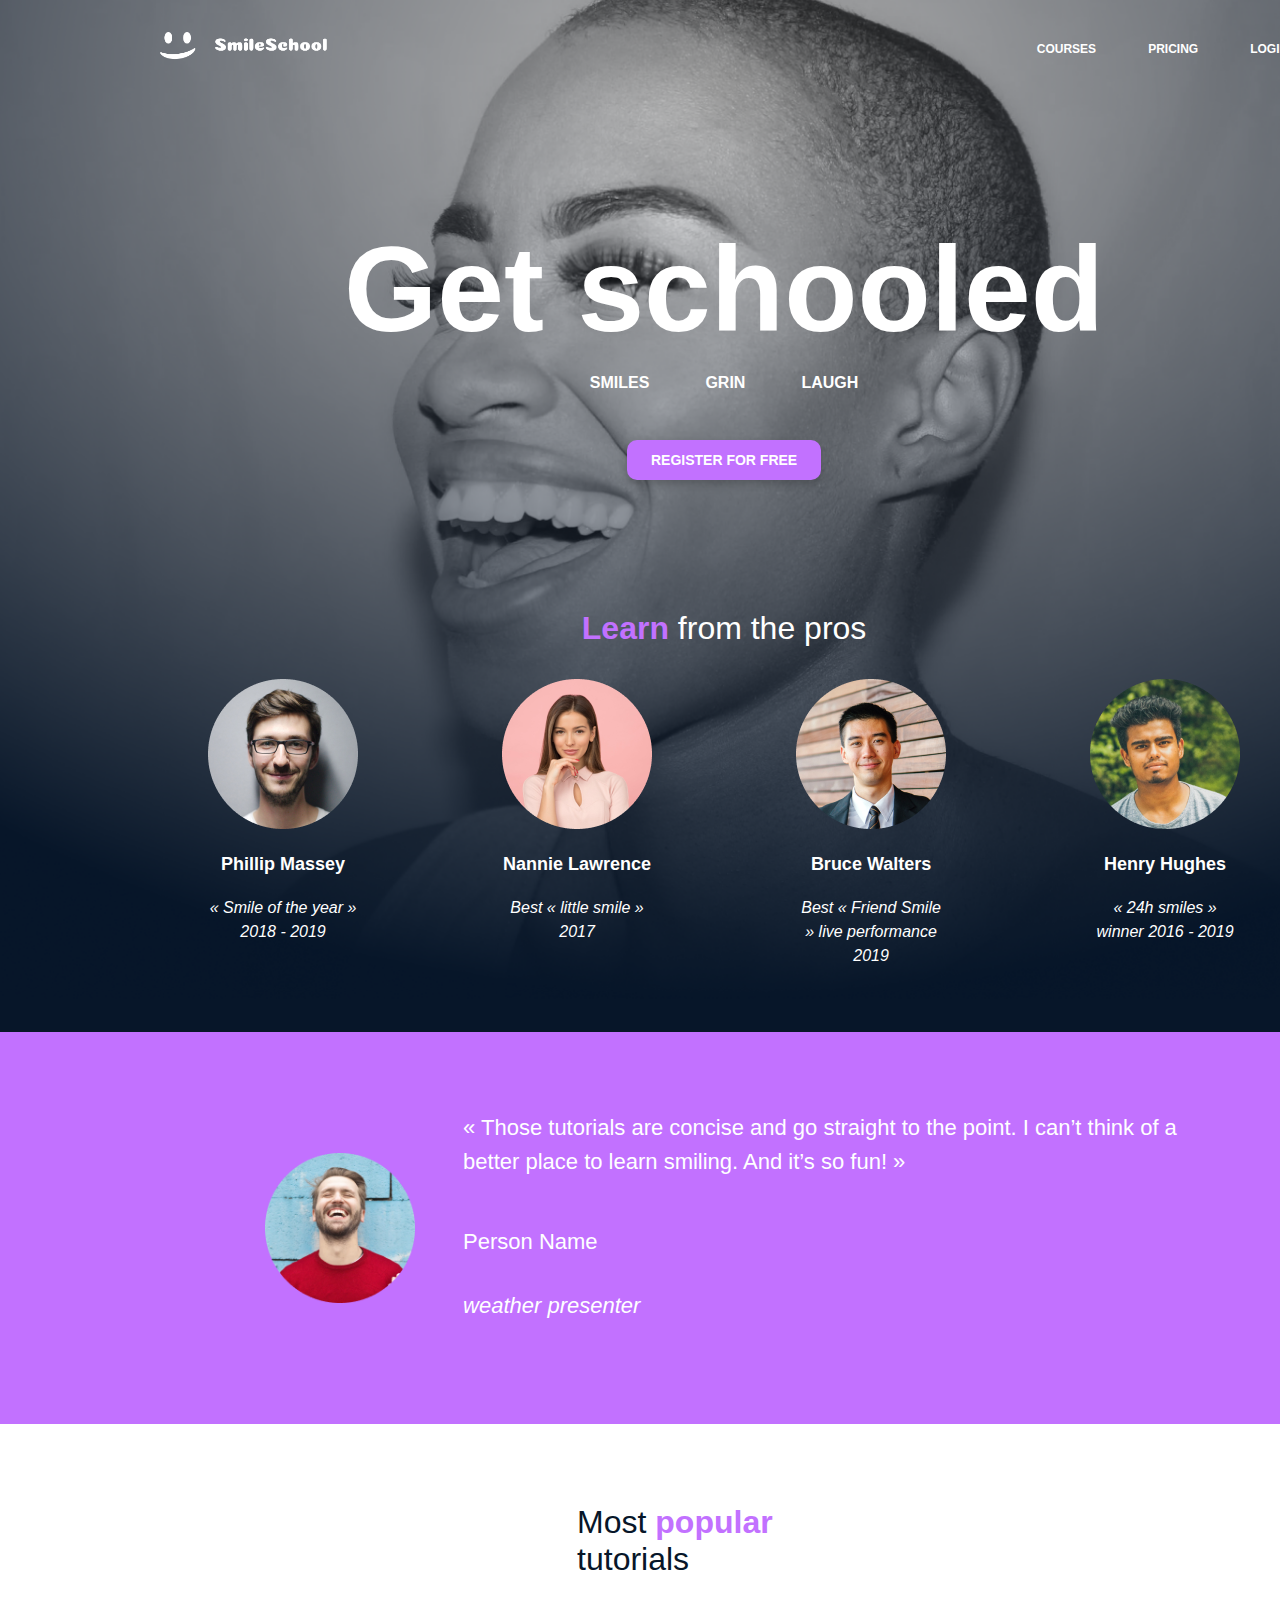
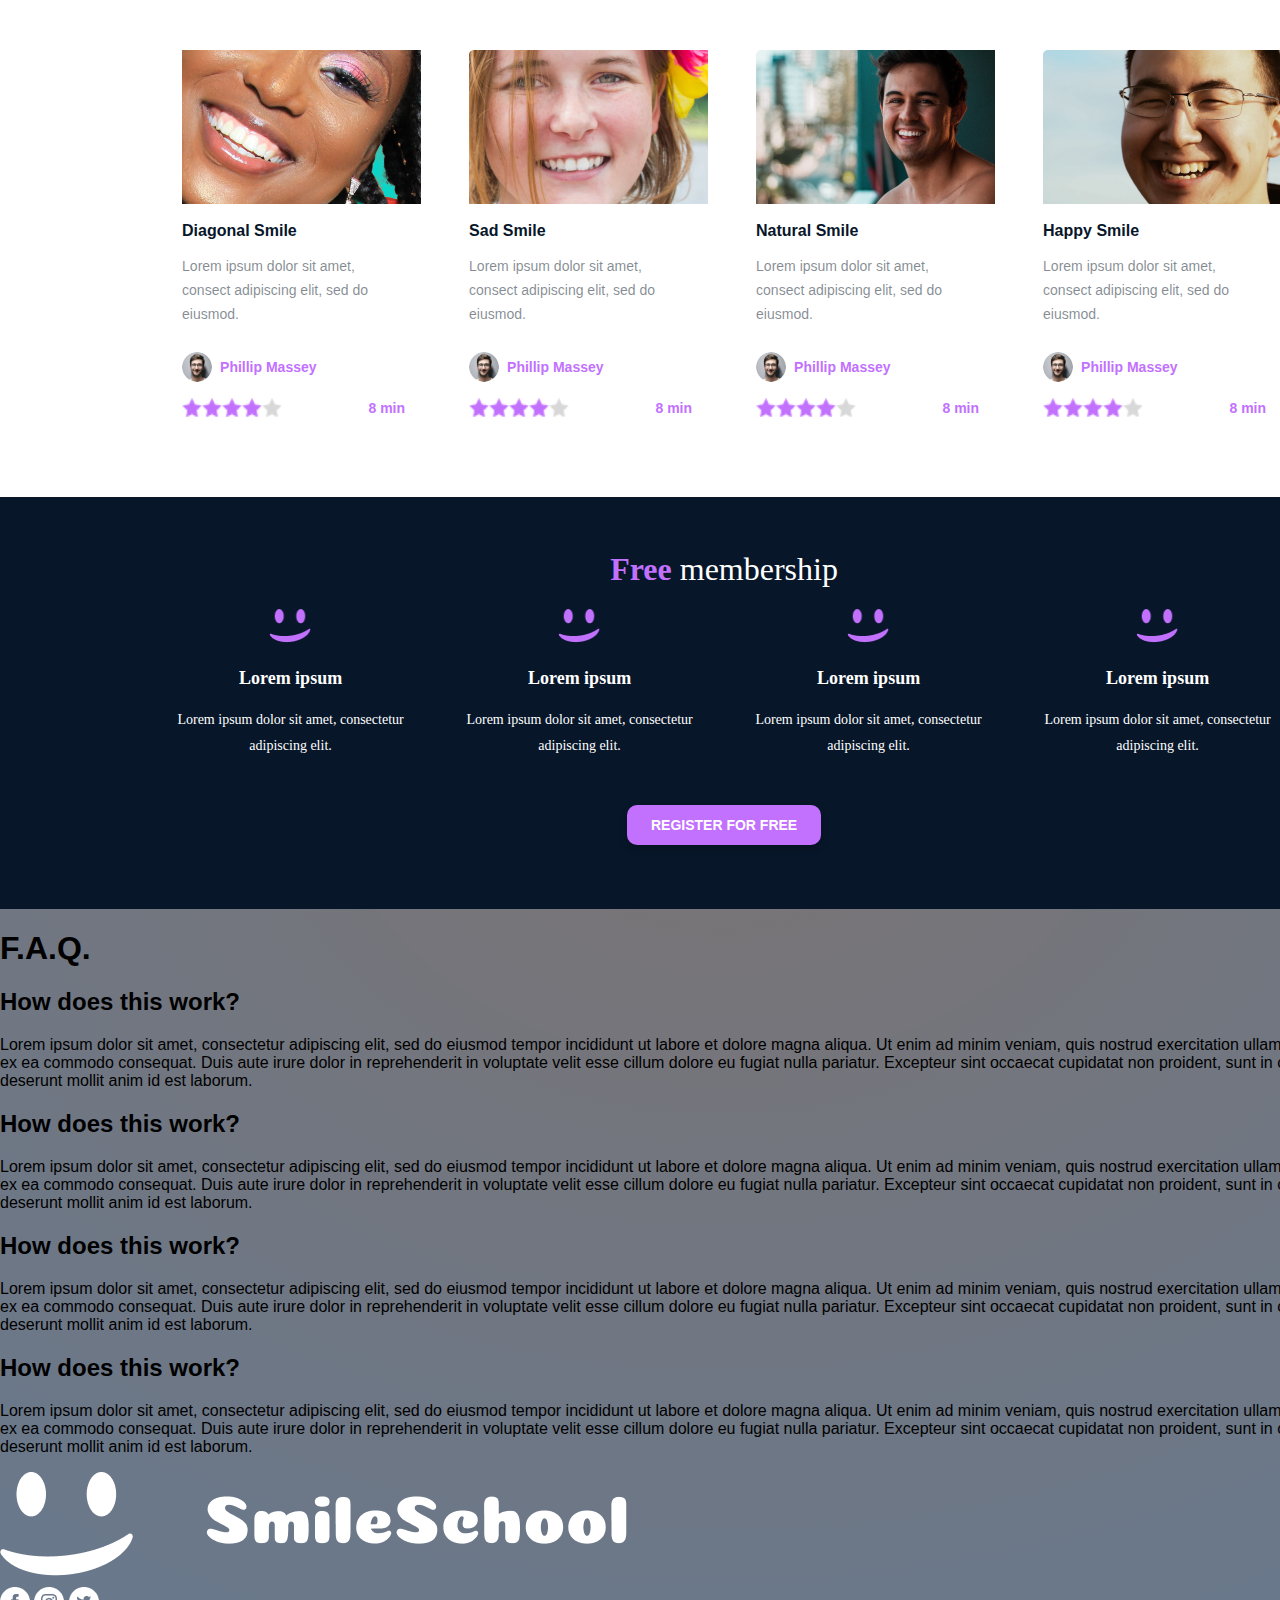
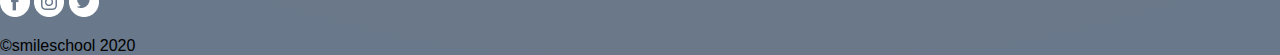
<file: css_advanced/index.html>
<!DOCTYPE html>
<html lang="en">
<head>
  <meta charset="utf-8">
  <meta name="viewport" content="width=device-width, initial-scale=1">
  <title>HTML, advanced</title>
  <link rel="stylesheet" href="styles.css">
</head>
<body>
  <div class="header-banner-wrapper">
    <header class="site-header">
      <a href="link" class="logo-link">
        <img src="Images/logo.png" alt="Logo" class="logo">
      </a>
      <nav class="main-nav">
        <a href="link1.html" class="nav-link">COURSES</a>
        <a href="link2.html" class="nav-link">PRICING</a>
        <a href="link3.html" class="nav-link">LOGIN</a>
      </nav>
    </header>
  </div>

  <section class="banner">
    <div class="banner-content">
      <div class="banner-text-container">
        <h1 class="banner-title">Get schooled</h1>
        <div class="subtext-container">
          <p class="subtext-item" id="smiles">SMILES</p>
          <p class="subtext-item" id="grin">GRIN</p>
          <p class="subtext-item" id="laugh">LAUGH</p>
        </div>
        <button class="register-button">REGISTER FOR FREE</button>
      </div>
      <div class="pros-container">
        <h2 class="pros-title">Learn <span class="pros-title-bold">from the pros</span></h2>
        <div class="pros-content">
          <div class="person">
            <img src="Images/Phillip.png" alt="Phillip Massey">
            <h3>Phillip Massey</h3>
            <p>« Smile of the year » 2018 - 2019</p>
          </div>
          <div class="person">
            <img src="Images/Nannie.png" alt="Nannie Lawrence">
            <h3>Nannie Lawrence</h3>
            <p>Best « little smile » 2017</p>
          </div>
          <div class="person">
            <img src="Images/Bruce.png" alt="Bruce Walters">
            <h3>Bruce Walters</h3>
            <p>Best « Friend Smile » live performance 2019</p>
          </div>
          <div class="person">
            <img src="Images/Henry.png" alt="Henry Hughes">
            <h3>Henry Hughes</h3>
            <p>« 24h smiles » winner 2016 - 2019</p>
          </div>
        </div>
      </div>
    </div>
  </section>
  <div class="quotes-section">
    <div class="quote-container">
      <img src="Images/person.png" alt="Image description 5" class="quote-image">
      <div class="quote-text-wrapper">
        <blockquote>« Those tutorials are concise and go straight to the point. I can’t think of a better place to learn smiling. And it’s so fun! »</blockquote>
        <p>Person Name</p>
        <p class="weather-presenter">weather presenter</p>
      </div>
    </div>
  </div>
  <section class="tutorials-section">
    <h1 class="tutorials-title">Most <span class="title-highlight">popular</span> tutorials</h1>
    <div class="tutorials-container">
      <!-- First tutorial -->
      <div class="tutorial">
        <img src="Images/Diagonal.png" alt="Diagonal Smile Tutorial" class="tutorial-image">
        <h2 class="tutorial-heading">Diagonal Smile</h2>
        <p class="tutorial-description">Lorem ipsum dolor sit amet, consect adipiscing elit, sed do eiusmod.</p>
        <div class="tutorial-info">
          <div class="author-details">
            <img src="Images/Phillip.png" alt="Author Phillip Massey" class="author-image">
            <h3 class="author-name">Phillip Massey</h3>
          </div>
          <div class="rating-and-duration">
            <div class="tutorial-rating">
              <img src="Images/star.png" alt="Star 1">
              <img src="Images/star.png" alt="Star 2">
              <img src="Images/star.png" alt="Star 3">
              <img src="Images/star.png" alt="Star 4">
              <img src="Images/blank_star.png" alt="Star 5">
            </div>
            <p class="tutorial-duration">8 min</p>
          </div>
        </div>
      </div>
      <!-- Second tutorial -->
      <div class="tutorial">
        <img src="Images/Sad.png" alt="Sad Smile Tutorial" class="tutorial-image">
        <h2 class="tutorial-heading">Sad Smile</h2>
        <p class="tutorial-description">Lorem ipsum dolor sit amet, consect adipiscing elit, sed do eiusmod.</p>
        <div class="tutorial-info">
          <div class="author-details">
            <img src="Images/Phillip.png" alt="Author Phillip Massey" class="author-image">
            <h3 class="author-name">Phillip Massey</h3>
          </div>
          <div class="rating-and-duration">
            <div class="tutorial-rating">
              <img src="Images/star.png" alt="Star 1">
              <img src="Images/star.png" alt="Star 2">
              <img src="Images/star.png" alt="Star 3">
              <img src="Images/star.png" alt="Star 4">
              <img src="Images/blank_star.png" alt="Star 5">
            </div>
            <p class="tutorial-duration">8 min</p>
          </div>
        </div>
      </div>

      <!-- Third tutorial -->
      <div class="tutorial">
        <img src="Images/Natural.png" alt="Natural Smile Tutorial" class="tutorial-image">
        <h2 class="tutorial-heading">Natural Smile</h2>
        <p class="tutorial-description">Lorem ipsum dolor sit amet, consect adipiscing elit, sed do eiusmod.</p>
        <div class="tutorial-info">
          <div class="author-details">
            <img src="Images/Phillip.png" alt="Author Phillip Massey" class="author-image">
            <h3 class="author-name">Phillip Massey</h3>
          </div>
          <div class="rating-and-duration">
            <div class="tutorial-rating">
              <img src="Images/star.png" alt="Star 1">
              <img src="Images/star.png" alt="Star 2">
              <img src="Images/star.png" alt="Star 3">
              <img src="Images/star.png" alt="Star 4">
              <img src="Images/blank_star.png" alt="Star 5">
            </div>
            <p class="tutorial-duration">8 min</p>
          </div>
        </div>
      </div>

      <!-- Fourth tutorial -->
      <div class="tutorial">
        <img src="Images/Happy.png" alt="Happy Smile Tutorial" class="tutorial-image">
        <h2 class="tutorial-heading">Happy Smile</h2>
        <p class="tutorial-description">Lorem ipsum dolor sit amet, consect adipiscing elit, sed do eiusmod.</p>
        <div class="tutorial-info">
          <div class="author-details">
            <img src="Images/Phillip.png" alt="Author Phillip Massey" class="author-image">
            <h3 class="author-name">Phillip Massey</h3>
          </div>
          <div class="rating-and-duration">
            <div class="tutorial-rating">
              <img src="Images/star.png" alt="Star 1">
              <img src="Images/star.png" alt="Star 2">
              <img src="Images/star.png" alt="Star 3">
              <img src="Images/star.png" alt="Star 4">
              <img src="Images/blank_star.png" alt="Star 5">
            </div>
            <p class="tutorial-duration">8 min</p>
          </div>
        </div>
      </div>
    </div>
  </section>
  <!-- membership section -->
  <section class="membership-section">
    <h1 class="membership-title">
      <span class="title-highlight">Free</span> membership
    </h1>
    <div class="membership-container">
      <div class="membership-block">
        <img src="Images/smile.png" alt="Membership Image">
        <h2>Lorem ipsum</h2>
        <p>Lorem ipsum dolor sit amet, consectetur adipiscing elit.</p>
      </div>
      <div class="membership-block">
        <img src="Images/smile.png" alt="Membership Image">
        <h2>Lorem ipsum</h2>
        <p>Lorem ipsum dolor sit amet, consectetur adipiscing elit.</p>
      </div>
      <div class="membership-block">
        <img src="Images/smile.png" alt="Membership Image">
        <h2>Lorem ipsum</h2>
        <p>Lorem ipsum dolor sit amet, consectetur adipiscing elit.</p>
      </div>
      <div class="membership-block">
        <img src="Images/smile.png" alt="Membership Image">
        <h2>Lorem ipsum</h2>
        <p>Lorem ipsum dolor sit amet, consectetur adipiscing elit.</p>
      </div>
    </div>
    <button class="register-button">REGISTER FOR FREE</button>
  </section>

  <section>
    <h1>F.A.Q.</h1>
    <div>
      <div>
        <div>
          <h2>How does this work?</h2>
          <p>Lorem ipsum dolor sit amet, consectetur adipiscing elit, sed do eiusmod tempor incididunt ut labore et dolore magna aliqua. Ut enim ad minim veniam, quis nostrud exercitation ullamco laboris nisi ut aliquip ex ea commodo consequat. Duis aute irure dolor in reprehenderit in voluptate velit esse cillum dolore eu fugiat nulla pariatur. Excepteur sint occaecat cupidatat non proident, sunt in culpa qui officia deserunt mollit anim id est laborum.</p>
        </div>
        <div>
          <h2>How does this work?</h2>
          <p>Lorem ipsum dolor sit amet, consectetur adipiscing elit, sed do eiusmod tempor incididunt ut labore et dolore magna aliqua. Ut enim ad minim veniam, quis nostrud exercitation ullamco laboris nisi ut aliquip ex ea commodo consequat. Duis aute irure dolor in reprehenderit in voluptate velit esse cillum dolore eu fugiat nulla pariatur. Excepteur sint occaecat cupidatat non proident, sunt in culpa qui officia deserunt mollit anim id est laborum.</p>
        </div>
      </div>
      <div>
        <div>
          <h2>How does this work?</h2>
          <p>Lorem ipsum dolor sit amet, consectetur adipiscing elit, sed do eiusmod tempor incididunt ut labore et dolore magna aliqua. Ut enim ad minim veniam, quis nostrud exercitation ullamco laboris nisi ut aliquip ex ea commodo consequat. Duis aute irure dolor in reprehenderit in voluptate velit esse cillum dolore eu fugiat nulla pariatur. Excepteur sint occaecat cupidatat non proident, sunt in culpa qui officia deserunt mollit anim id est laborum.</p>
        </div>
        <div>
          <h2>How does this work?</h2>
          <p>Lorem ipsum dolor sit amet, consectetur adipiscing elit, sed do eiusmod tempor incididunt ut labore et dolore magna aliqua. Ut enim ad minim veniam, quis nostrud exercitation ullamco laboris nisi ut aliquip ex ea commodo consequat. Duis aute irure dolor in reprehenderit in voluptate velit esse cillum dolore eu fugiat nulla pariatur. Excepteur sint occaecat cupidatat non proident, sunt in culpa qui officia deserunt mollit anim id est laborum.</p>
        </div>
      </div>
    </div>
  </section>
  <footer>
    <div>
      <div>
        <img src="Images/logo.png" alt="Footer Logo">
        <div>
          <a href="link1.html"><img src="Images/Facebook.png" alt="Facebook"></a>
          <a href="link2.html"><img src="Images/Instagram.png" alt="Instagram"></a>
          <a href="link3.html"><img src="Images/Twitter.png" alt="Twitter"></a>
        </div>
      </div>
      <p>©smileschool 2020</p>
    </div>
  </footer>
</body>
</html>
</file>
<file: css_advanced/styles.css>
:root {
  --color-primary: #C271FF;
  --color-secondary: #071629;
  --color-white: #FFFFFF;
  --color-text-light: rgba(7, 22, 41, 0.50);
  --font-family-main: 'Source Sans Pro', sans-serif;
  --border-radius: 10px;
}

* {
  box-sizing: border-box;
}

body, html {
  margin: 0;
  padding: 0;
  font-family: var(--font-family-main);
  background: url('Images/background.png') no-repeat center center, 
              radial-gradient(85.9% 85.9% at 50% 14.1%, rgba(41, 48, 61, 0.00) 0%, var(--color-secondary) 100%), 
              #7a7474;
  background-blend-mode: normal, color;
  background-size: cover;
  width: 90.50938rem;
  height: 68.9375rem;
  flex-shrink: 0;
  margin: auto;
}

/* Header Styles */
.site-header {
  display: flex;
  justify-content: space-between;
  align-items: center;
  padding: 2rem 10rem 3rem 10rem;
}

.site-header .logo {
  width: 10.4385rem;
  height: 1.84131rem;
}

.main-nav {
  display: flex;
  align-items: center;
  gap: 3.25rem;
}

.nav-link {
  color: var(--color-white);
  font-size: 0.75rem;
  font-weight: 700;
  text-decoration: none;
}

/* Banner Styles */
.banner {
  text-align: center;
}

.banner-content {
  position: relative;
  text-align: center;
  margin: 0 auto;
  max-width: 90.50938rem;
}

.banner-text-container {
  text-align: center;
  margin: 0 auto;
  padding: 1.25rem 1.5rem 4rem 1.5rem;
}

.banner .banner-title {
  color: #FFF;
  font-size: 7.5rem;
  font-weight: 700;
  margin-top: 5.4rem;
  margin-bottom: 0;
}

.subtext-container {
  display: flex;
  justify-content: center;
  align-items: center;
  gap: 3.5rem;
}

.subtext-item {
  color: var(--color-white);
  text-align: center;
  font-size: 1rem;
  font-weight: 700;
}

.register-button {
  background: var(--color-primary);
  color: var(--color-white);
  text-align: center;
  font-family: var(--font-family-main);
  font-size: 0.875rem;
  font-weight: 600;
  line-height: normal;
  border: none;
  border-radius: var(--border-radius);
  padding: 0.75rem 1.5rem;
  cursor: pointer;
  box-shadow: 0 4px 8px rgba(0, 0, 0, 0.2);
  display: inline-block;
  margin-top: 2rem;
  margin-bottom: 2rem;
}


/* Pros Section */
.pros-title {
  font-size: 32px;
  color: var(--color-primary);
  margin-bottom: 2rem;
  font-weight: 700;
}

.pros-title-bold {
  color: var(--color-white);
  font-weight: 300;
}

.pros-container {
  text-align: center;
  padding: 0.5rem 0 0 0;
}

.pros-content {
  display: flex;
  justify-content: center;
  gap: 9rem;
  margin-bottom: 3rem;
}

.person {
  text-align: center;
}

.person img {
  width: 9.375rem;
  height: 9.375rem;
  max-width: 100%;
  height: auto;

}

.person h3 {
  width: 9.375rem;
  color: #FFF;
  text-align: center;
  font-size: 1.125rem;
  font-weight: 900;
  line-height: 1.6875rem;
}

.person p {
  width: 9.375rem;
  color: #FFF;
  text-align: center;
  font-size: 1rem;
  font-style: italic;
  font-weight: 400;
  line-height: 1.5rem;
}

/* Quotes Section */
.quotes-section {
  background-color: var(--color-primary);
  color: var(--color-white);
  display: flex;
  align-items: center;
  justify-content: center;
  height: 24.5rem;
}

.quote-container {
  display: flex;
  align-items: center;
  justify-content: center;
  max-width: 1440px;
  padding: 3rem;
}

.quote-image {
  width: 9.375rem;
  height: 9.375rem;
  margin-right: 3rem;
}

.quote-text-wrapper {
  display: flex;
  flex-direction: column;
  justify-content: center;
  align-items: flex-start;
}

.quote-text-wrapper blockquote {
  font-size: 22px;
  font-weight: 400;
  line-height: 34px;
  text-align: left;
  margin: 0 0 1.5rem 0;
  width: 45rem;
  height: 4.25rem;
}

.quote-text-wrapper p {
  font-size: 22px;
  line-height: 34px;
  text-align: left;
}

.weather-presenter {
  font-style: italic;
  font-weight: 400;
  margin-top: 0.5rem;
}

/* Tutorials Section */
.tutorials-section {
  background-color: #FFFFFF;
  padding: 5rem 0;
  text-align: left;
  width: 90.5rem;
  margin: 0 auto;
}

.tutorials-title {
  font-size: 32px;
  color: #071629;
  margin: 0 auto;
  width: 294px;
  padding-bottom: 2rem;
  font-weight: 300;
}

.title-highlight {
  font-weight: 700;
  color: #C271FF;
}

.tutorials-container {
  display: flex;
  flex-direction: row;
  gap: 2rem;
  justify-content: center;
  flex-wrap: wrap;
  margin-top: 1.5rem;
}

.tutorial {
  width: 15.9375rem;
  height: 23.9375rem;
  border-radius: 10px;
  overflow: hidden;
  padding: 1rem;
  box-sizing: border-box;
}

.tutorial-heading {
  color: #071629;
  font-size: 1rem;
  font-weight: 700;
  line-height: normal;
}

.tutorial-description {
  color: rgba(7, 22, 41, 0.50);
  font-size: 0.875rem;
  font-weight: 400;
  line-height: 1.5rem;
}

.tutorial-info {
  display: flex;
  flex-direction: column;
  align-items: flex-start;
}

.author-info {
  display: flex;
  align-items: center;
  width: 100%;
}

.author-details {
  display: flex;
  align-items: center;
}

.author-image {
  width: 1.875rem;
  height: 1.875rem;
  border-radius: 50%;
  margin-right: 0.5rem;
}

.author-name {
  color: var(--color-primary);
  font-size: 0.875rem;
  font-weight: 600;
  line-height: 1.6875rem;
  margin-right: 0.5rem;
}

.rating-and-duration {
  display: flex;
  align-items: center;
  width: 100%;
  justify-content: space-between;
}

.tutorial-rating {
  display: flex;
  align-items: center;
  margin-bottom: 2rem;
}

.tutorial-rating img {
  width: 20px;
  height: 20px;
}

.tutorial-duration {
  margin-bottom: 2rem;
  margin-top: 0rem;
  color: #C271FF;
  font-size: 0.875rem;
  font-weight: 600;
  line-height: 1.6875rem;
}




.membership-section {
  background-color: var(--color-secondary);
  text-align: center;
  padding: 2rem 0;
  color: var(--color-white);
}


.membership-title {
  font-family: Source Sans Pro;
  font-size: 2rem;
  font-weight: 300;
  color: var(--color-white);
  line-height: normal;
}

.title-highlight {
  color: var(--color-primary);
  font-weight: 700;
}

.membership-container {
  display: flex;
  justify-content: center;
  flex-wrap: wrap;
  gap: 2rem;
}

.membership-block {
  width: 257px;
  text-align: center;
}

.membership-block img {
  width: 43.67px;
  height: 35.35px;
}

.membership-block h2 {
  font-family: Source Sans Pro;
  font-size: 18px;
  font-weight: 600;
  line-height: 26px;
  color: var(--color-white);
  margin: 1rem 0;
}

.membership-block p {
  font-family: Source Sans Pro;
  font-size: 14px;
  font-weight: 400;
  line-height: 26px;
  color: var(--color-white);
}
</file>
